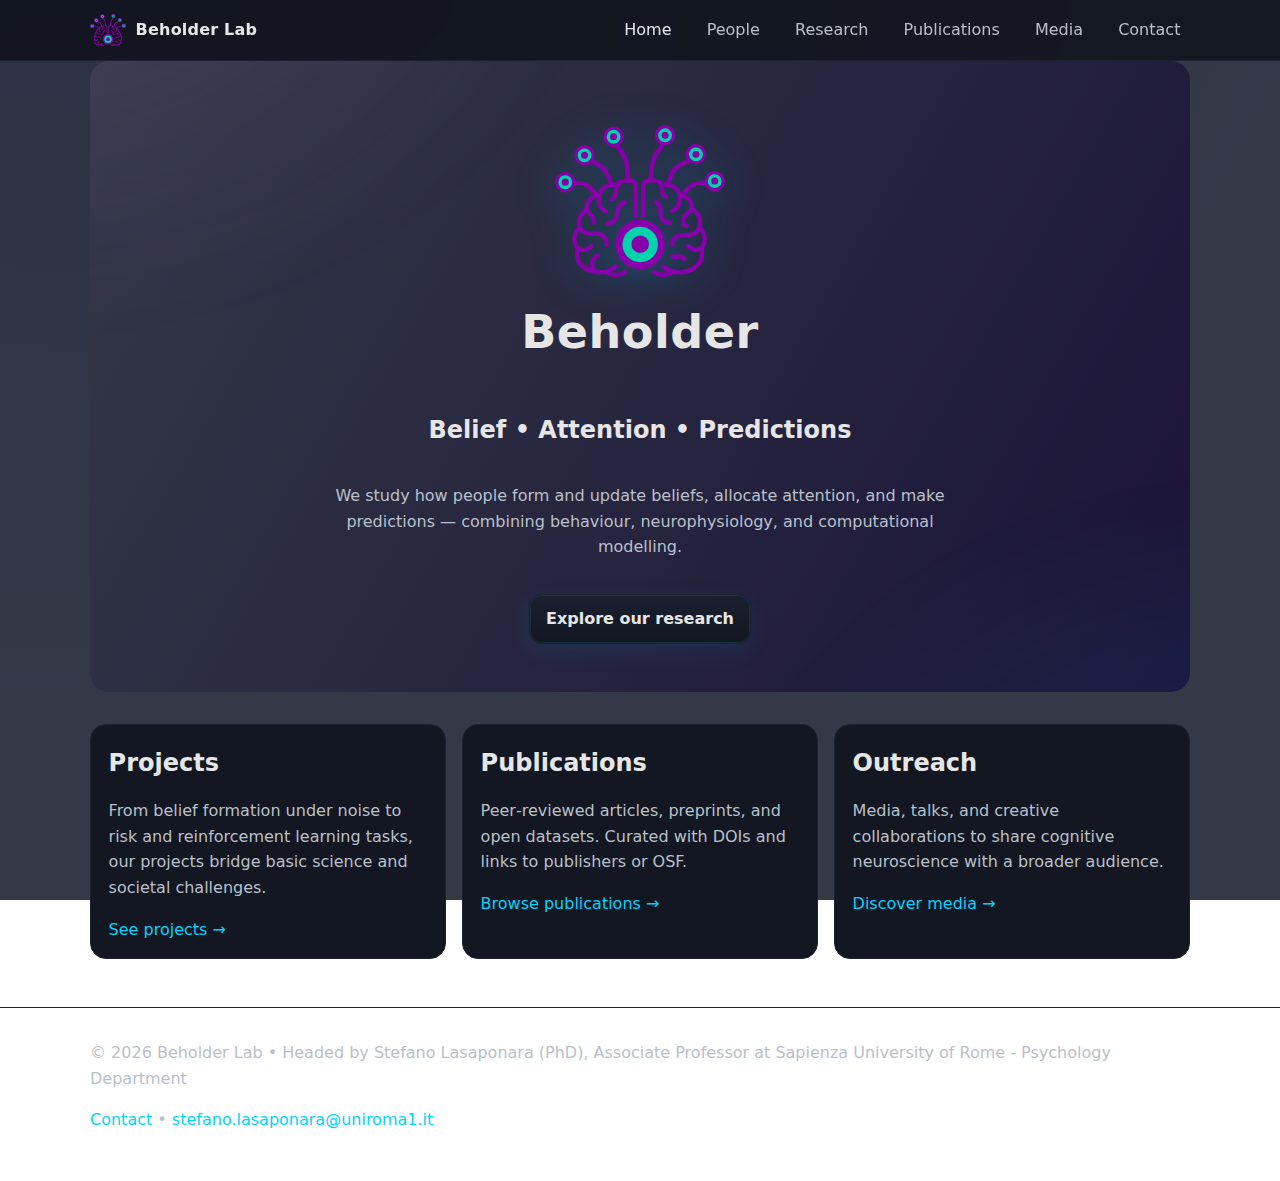
<file: index.html>
<!doctype html>
<html lang="en">
<head>
  <meta charset="utf-8">
  <meta name="viewport" content="width=device-width, initial-scale=1">
  <title>Home • Beholder Lab</title>
  <meta name="description" content="Beholder Lab — Cognitive neuroscience of belief, attention, and predictions.">
  <meta property="og:title" content="Home • Beholder Lab">
  <meta property="og:site_name" content="Beholder Lab">
  <meta property="og:type" content="website">
  <meta property="og:locale" content="en_US">
  <link rel="icon" href="/assets/favicon.ico">
  <link rel="stylesheet" href="/assets/styles.css">
  <script defer src="/assets/script.js"></script>
</head>
<body>
<header class="site-header">
  <div class="container header-inner">
    <a class="brand" href="/"><img src="/assets/beholderlogo.svg" alt="Beholder Lab logo" class="logo"> <span>Beholder Lab</span></a>
    <nav aria-label="Primary">
      <button class="nav-toggle" aria-expanded="false" aria-controls="nav">Menu</button>
      <ul id="nav" class="nav">
        <li><a href="/index.html">Home</a></li>
        <li><a href="/people.html">People</a></li>
        <li><a href="/research.html">Research</a></li>
        <li><a href="/publications.html">Publications</a></li>
        <li><a href="/media.html">Media</a></li>
        <li><a href="/contact.html">Contact</a></li>
      </ul>
    </nav>
  </div>
</header>
<main class="container">

<section class="hero">
  <canvas id="neural-bg" aria-hidden="true"></canvas>
  <div class="hero-inner">
    <img class="hero-logo" src="assets/beholderlogo.svg" alt="Beholder Lab logo">

    <!-- Titolo principale -->
    <h1 class="lab-title">Beholder</h1>

    <!-- Sottotitolo con le tre parole -->
    <h2 class="lab-subtitle">Belief • Attention • Predictions</h2>

    <!-- Testo descrittivo -->
    <p>We study how people form and update beliefs, allocate attention, and make predictions — combining behaviour, neurophysiology, and computational modelling.</p>

    <a class="btn" href="research.html">Explore our research</a>
  </div>
</section>


<section class="cards">
  <article class="card">
    <h2>Projects</h2>
    <p>From belief formation under noise to risk and reinforcement learning tasks, our projects bridge basic science and societal challenges.</p>
    <a href="/research.html" class="card-link">See projects →</a>
  </article>
  <article class="card">
    <h2>Publications</h2>
    <p>Peer‑reviewed articles, preprints, and open datasets. Curated with DOIs and links to publishers or OSF.</p>
    <a href="/publications.html" class="card-link">Browse publications →</a>
  </article>
  <article class="card">
    <h2>Outreach</h2>
    <p>Media, talks, and creative collaborations to share cognitive neuroscience with a broader audience.</p>
    <a href="/media.html" class="card-link">Discover media →</a>
  </article>
</section>

</main>
<footer class="site-footer">
  <div class="container footer-inner">
    <p>© <span id="year"></span> Beholder Lab • Headed by Stefano Lasaponara (PhD), Associate Professor at Sapienza University of Rome - Psychology Department </p>
    <p><a href="/contact.html">Contact</a> • <a href="mailto:stefano.lasaponara@uniroma1.it">stefano.lasaponara@uniroma1.it</a></p>
  </div>
</footer>
<script defer src="assets/script.js"></script>
</body>
</html>
</file>
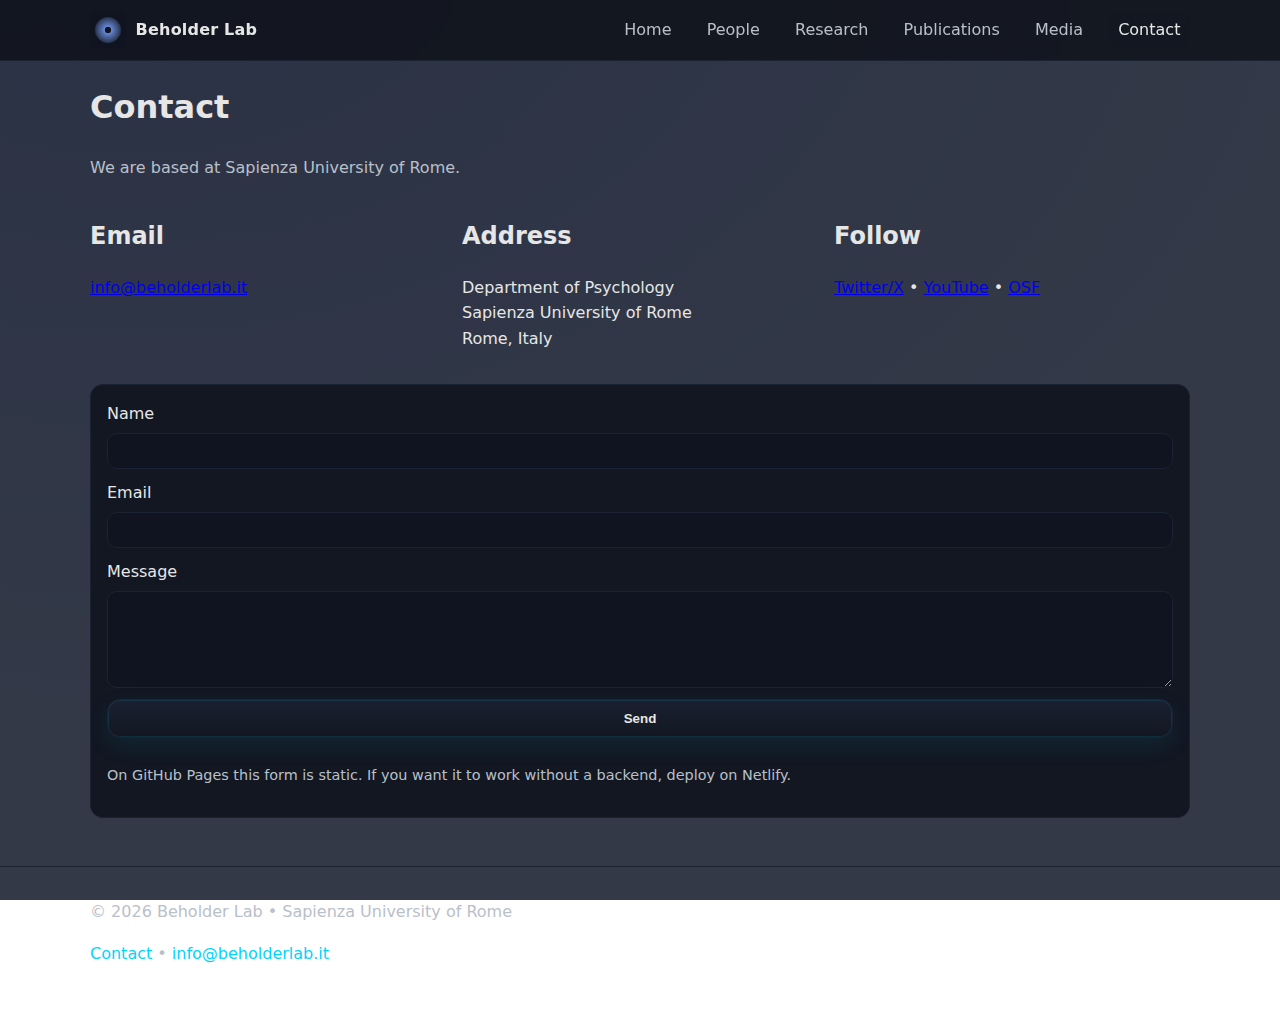
<file: contact.html>
<!doctype html>
<html lang="en">
<head>
  <meta charset="utf-8">
  <meta name="viewport" content="width=device-width, initial-scale=1">
  <title>Contact • Beholder Lab</title>
  <meta name="description" content="Beholder Lab — Cognitive neuroscience of belief, attention, and decision-making.">
  <meta property="og:title" content="Contact • Beholder Lab">
  <meta property="og:site_name" content="Beholder Lab">
  <meta property="og:type" content="website">
  <meta property="og:locale" content="en_US">
  <link rel="icon" href="/assets/favicon.ico">
  <link rel="stylesheet" href="/assets/styles.css">
  <script defer src="/assets/script.js"></script>
</head>
<body>
<header class="site-header">
  <div class="container header-inner">
    <a class="brand" href="/"><img src="/assets/logo-placeholder.svg" alt="Beholder Lab logo" class="logo"> <span>Beholder Lab</span></a>
    <nav aria-label="Primary">
      <button class="nav-toggle" aria-expanded="false" aria-controls="nav">Menu</button>
      <ul id="nav" class="nav">
        <li><a href="/index.html">Home</a></li>
        <li><a href="/people.html">People</a></li>
        <li><a href="/research.html">Research</a></li>
        <li><a href="/publications.html">Publications</a></li>
        <li><a href="/media.html">Media</a></li>
        <li><a href="/contact.html">Contact</a></li>
      </ul>
    </nav>
  </div>
</header>
<main class="container">

<h1>Contact</h1>
<p class="lede">We are based at Sapienza University of Rome.</p>

<div class="contact-grid">
  <section>
    <h2>Email</h2>
    <p><a href="mailto:info@beholderlab.it">info@beholderlab.it</a></p>
  </section>
  <section>
    <h2>Address</h2>
    <p>Department of Psychology<br>Sapienza University of Rome<br>Rome, Italy</p>
  </section>
  <section>
    <h2>Follow</h2>
    <p><a href="#" rel="noopener">Twitter/X</a> • <a href="#" rel="noopener">YouTube</a> • <a href="#" rel="noopener">OSF</a></p>
  </section>
</div>

<form name="contact" class="contact-form" data-netlify="true" netlify>
  <input type="hidden" name="form-name" value="contact">
  <label>Name<input name="name" required></label>
  <label>Email<input type="email" name="email" required></label>
  <label>Message<textarea name="message" rows="5" required></textarea></label>
  <button class="btn" type="submit">Send</button>
  <p class="form-note">On GitHub Pages this form is static. If you want it to work without a backend, deploy on Netlify.</p>
</form>

</main>
<footer class="site-footer">
  <div class="container footer-inner">
    <p>© <span id="year"></span> Beholder Lab • Sapienza University of Rome</p>
    <p><a href="/contact.html">Contact</a> • <a href="mailto:info@beholderlab.it">info@beholderlab.it</a></p>
  </div>
</footer>
</body>
</html>
</file>
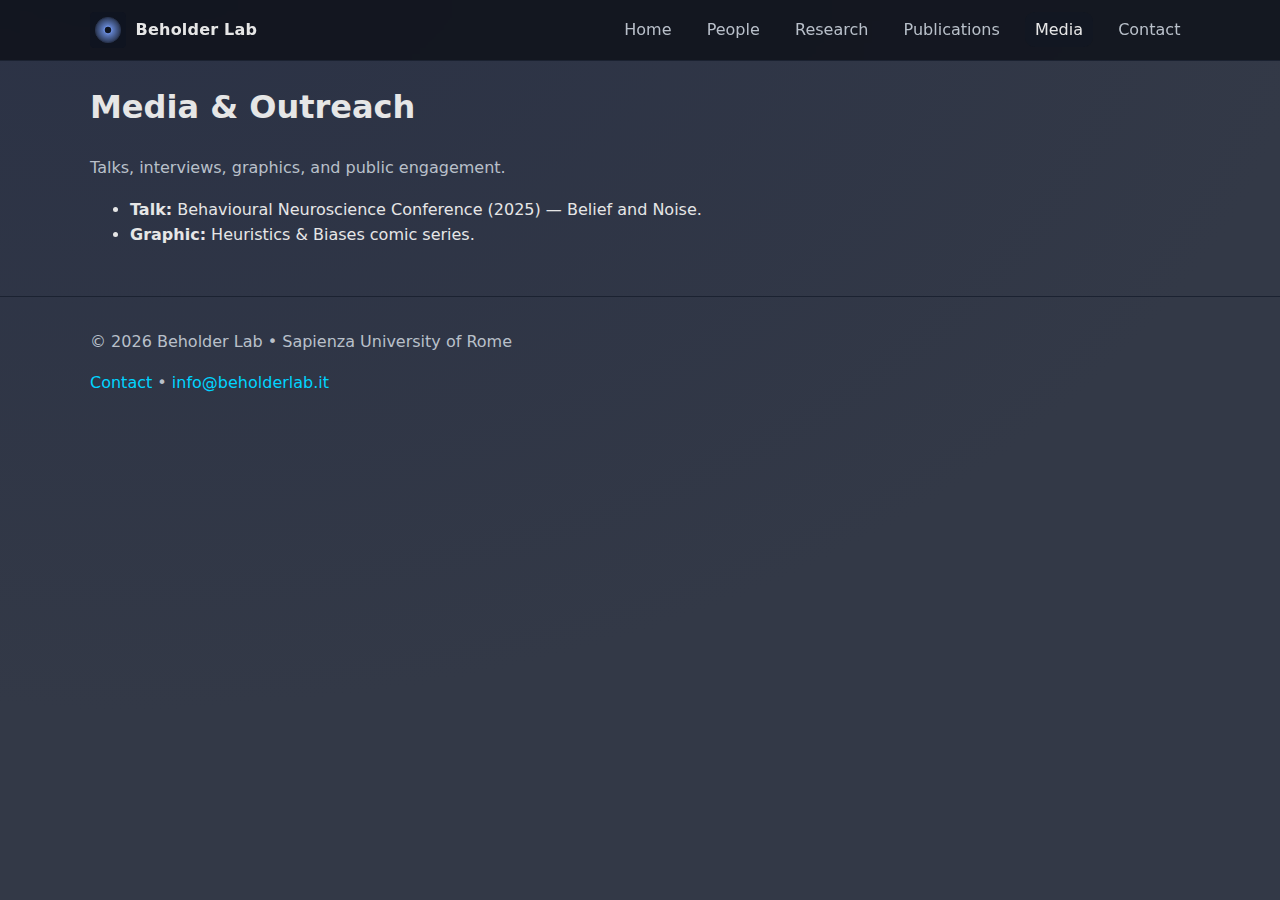
<file: media.html>
<!doctype html>
<html lang="en">
<head>
  <meta charset="utf-8">
  <meta name="viewport" content="width=device-width, initial-scale=1">
  <title>Media • Beholder Lab</title>
  <meta name="description" content="Beholder Lab — Cognitive neuroscience of belief, attention, and decision-making.">
  <meta property="og:title" content="Media • Beholder Lab">
  <meta property="og:site_name" content="Beholder Lab">
  <meta property="og:type" content="website">
  <meta property="og:locale" content="en_US">
  <link rel="icon" href="/assets/favicon.ico">
  <link rel="stylesheet" href="/assets/styles.css">
  <script defer src="/assets/script.js"></script>
</head>
<body>
<header class="site-header">
  <div class="container header-inner">
    <a class="brand" href="/"><img src="/assets/logo-placeholder.svg" alt="Beholder Lab logo" class="logo"> <span>Beholder Lab</span></a>
    <nav aria-label="Primary">
      <button class="nav-toggle" aria-expanded="false" aria-controls="nav">Menu</button>
      <ul id="nav" class="nav">
        <li><a href="/index.html">Home</a></li>
        <li><a href="/people.html">People</a></li>
        <li><a href="/research.html">Research</a></li>
        <li><a href="/publications.html">Publications</a></li>
        <li><a href="/media.html">Media</a></li>
        <li><a href="/contact.html">Contact</a></li>
      </ul>
    </nav>
  </div>
</header>
<main class="container">

<h1>Media & Outreach</h1>
<p class="lede">Talks, interviews, graphics, and public engagement.</p>

<ul class="media-list">
  <li><strong>Talk:</strong> Behavioural Neuroscience Conference (2025) — Belief and Noise.</li>
  <li><strong>Graphic:</strong> Heuristics & Biases comic series.</li>
</ul>

</main>
<footer class="site-footer">
  <div class="container footer-inner">
    <p>© <span id="year"></span> Beholder Lab • Sapienza University of Rome</p>
    <p><a href="/contact.html">Contact</a> • <a href="mailto:info@beholderlab.it">info@beholderlab.it</a></p>
  </div>
</footer>
</body>
</html>
</file>
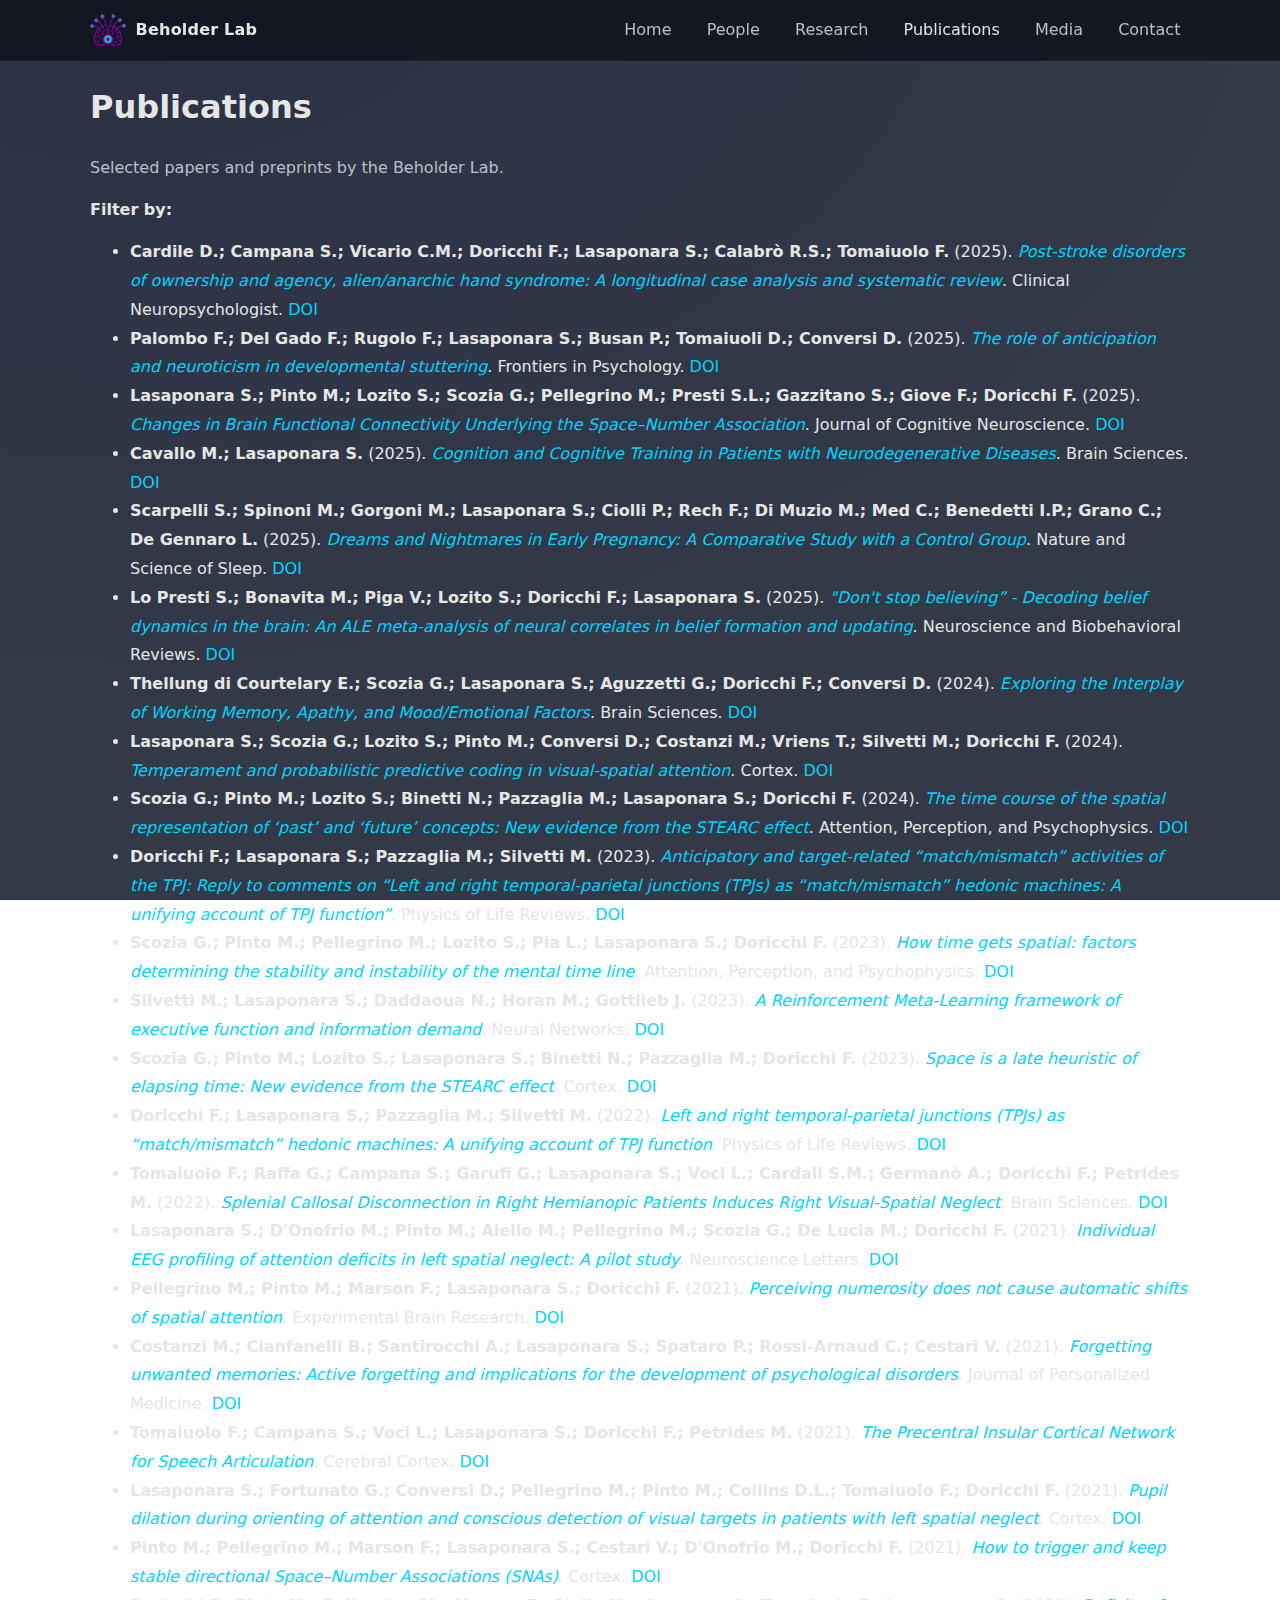
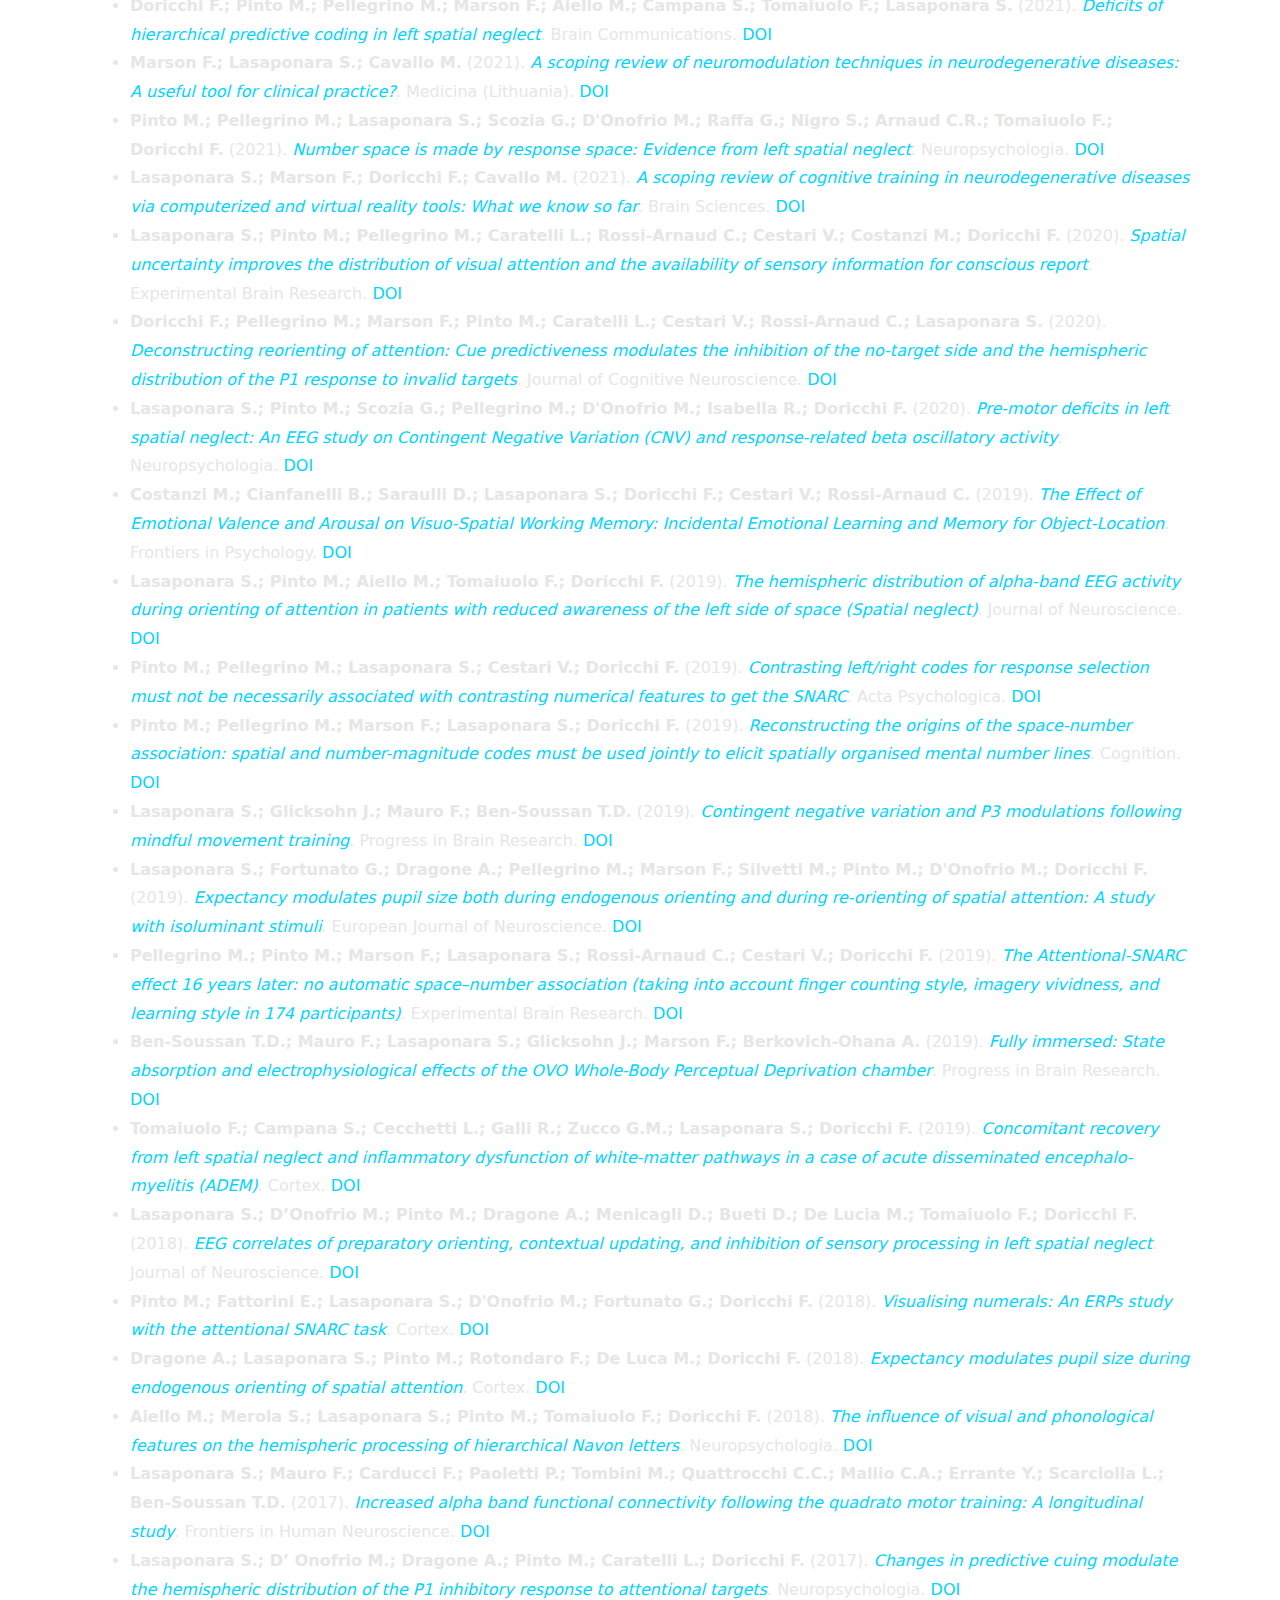
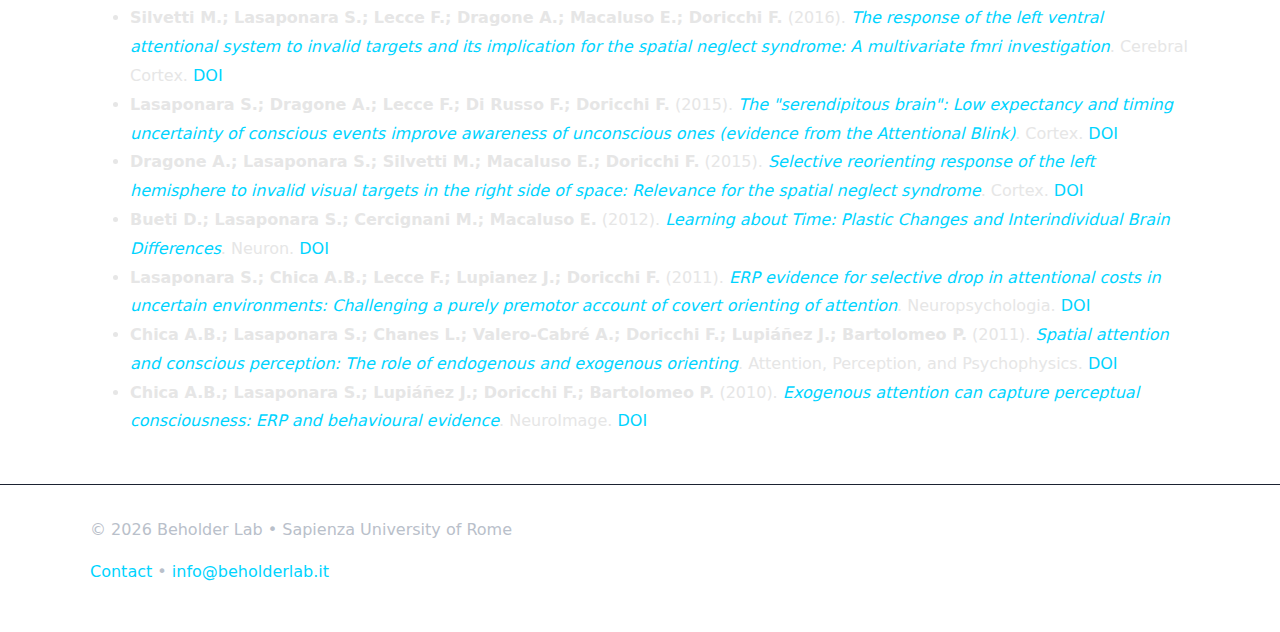
<file: publications.html>
<!doctype html>
<html lang="en">
<head>
  <meta charset="utf-8">
  <meta name="viewport" content="width=device-width, initial-scale=1">
  <title>Publications • Beholder Lab</title>
  <meta name="description" content="Beholder Lab — Cognitive neuroscience of belief, attention, and decision-making.">
  <meta property="og:title" content="Publications • Beholder Lab">
  <meta property="og:site_name" content="Beholder Lab">
  <meta property="og:type" content="website">
  <meta property="og:locale" content="en_US">
  <link rel="icon" href="/assets/favicon.ico">
  <link rel="stylesheet" href="/assets/styles.css">
</head>

<body>
<header class="site-header">
  <div class="container header-inner">
    <a class="brand" href="/">
      <img src="/assets/beholderlogo.svg" alt="Beholder Lab logo" class="logo">
      <span>Beholder Lab</span>
    </a>
    <nav aria-label="Primary">
      <button class="nav-toggle" aria-expanded="false" aria-controls="nav">Menu</button>
      <ul id="nav" class="nav">
        <li><a href="/index.html">Home</a></li>
        <li><a href="/people.html">People</a></li>
        <li><a href="/research.html">Research</a></li>
        <li><a href="/publications.html" aria-current="page">Publications</a></li>
        <li><a href="/media.html">Media</a></li>
        <li><a href="/contact.html">Contact</a></li>
      </ul>
    </nav>
  </div>
</header>

<main class="container">
  <h1>Publications</h1>
  <p class="lede">Selected papers and preprints by the Beholder Lab.</p>

  <!-- Filtro -->
  <div class="pub-filters" aria-label="Filter publications by tag">
    <div class="filter-row">
      <strong>Filter by:</strong>
      <div id="tag-filter" class="tag-filter" role="group" aria-label="Tags"></div>
      <button type="button" id="clear-filters" class="btn-clear" hidden>Clear</button>
    </div>
  </div>

  <!-- Qui verrà montata la lista -->
  <div id="pub-root" data-json="./assets/publications.json">
    <p style="opacity:.8">Loading publications…</p>
  </div>
</main>

<footer class="site-footer">
  <div class="container footer-inner">
    <p>© <span id="year"></span> Beholder Lab • Sapienza University of Rome</p>
    <p><a href="/contact.html">Contact</a> • <a href="mailto:stefano.lasaponara@uniroma1.it">info@beholderlab.it</a></p>
  </div>
</footer>

<!-- Renderer + Filtri (standalone) -->
<script>
(function () {
  // ---------- Helpers ----------
  const pretty = (t) => t.replace(/^tech:/,'')
                         .replace(/^topic:/,'')
                         .replace(/-/g,' ')
                         .replace(/\b\w/g, c => c.toUpperCase());

  // ---------- Render publications from JSON ----------
  const root = document.getElementById('pub-root');
  if (!root) return;
  const jsonUrl = root.dataset.json || './assets/publications.json';

  fetch(jsonUrl)
    .then(r => {
      if (!r.ok) throw new Error('HTTP ' + r.status + ' for ' + jsonUrl);
      return r.json();
    })
    .then(pub => {
      if (!Array.isArray(pub) || pub.length === 0) {
        root.innerHTML = '<p style="opacity:.8">No publications found.</p>';
        return;
      }

      const ul = document.createElement('ul');
      ul.className = 'publist';

      pub.sort((a,b) => (b.year||0) - (a.year||0)).forEach(p => {
        const li = document.createElement('li');
        li.className = 'pub';
        li.setAttribute('data-year', p.year || '');
        li.setAttribute('data-tags', (p.tags||[]).join(','));
        li._tags = p.tags || [];

        const titleHTML = p.link
          ? `<a class="title" itemprop="headline" href="${p.link}" target="_blank" rel="noopener">${p.title || ''}</a>.`
          : `<span class="title" itemprop="headline">${p.title || ''}</span>.`;

        const doiHTML = p.doi
          ? `<a href="https://doi.org/${p.doi.replace(/^https?:\/\/doi\.org\//,'')}"
               class="doi" itemprop="identifier" target="_blank" rel="noopener"
               title="https://doi.org/${p.doi.replace(/^https?:\/\/doi\.org\//,'')}">DOI</a>`
          : '';

        const pdfHTML = p.pdf ? ` • <a href="${p.pdf}" class="pdf" itemprop="url">PDF</a>` : '';

        li.innerHTML = `
          <article itemscope itemtype="https://schema.org/ScholarlyArticle">
            <span class="authors" itemprop="author">${p.authors || ''}</span> (${p.year || ''}).
            ${titleHTML}
            <span class="venue" itemprop="isPartOf">${p.venue || ''}</span>.
            ${doiHTML}${pdfHTML}
            <ul class="tags"></ul>
          </article>
        `;

        const tagUl = li.querySelector('.tags');
        (p.tags || []).forEach(t => {
          if (t.startsWith('project:')) {
            const slug = t.split(':')[1];
            tagUl.insertAdjacentHTML('beforeend',
              `<li><a class="tag is-project" href="/research.html#${slug}" data-tag="${t}">${slug.replace(/-/g,' ')}</a></li>`);
          } else {
            tagUl.insertAdjacentHTML('beforeend',
              `<li><button type="button" class="tag" data-tag="${t}">${pretty(t)}</button></li>`);
          }
        });

        ul.appendChild(li);
      });

      root.replaceWith(ul);

      // dopo il render, attiva i filtri
      initTagFilters();
    })
    .catch(err => {
      console.error('Error loading publications:', err);
      root.innerHTML = `
        <p style="opacity:.8">
          Unable to load publications.<br>
          <small>Check that <code>${jsonUrl}</code> exists and is publicly reachable.</small>
        </p>`;
    });

  // ---------- Tag Filter UI ----------
  function initTagFilters() {
    const pubList = document.querySelector('.publist');
    const items = Array.from(pubList.querySelectorAll('.pub'));
    const filterHost = document.getElementById('tag-filter');
    const clearBtn = document.getElementById('clear-filters');

    // Raccogli tag (escludi project:)
    const tagSet = new Set();
    items.forEach(li => {
      const raw = (li.getAttribute('data-tags') || '').split(',').map(s => s.trim()).filter(Boolean);
      raw.forEach(t => { if (!t.startsWith('project:')) tagSet.add(t); });
      li._tags = raw;
    });

    // Crea bottoni
    const frag = document.createDocumentFragment();
    Array.from(tagSet).sort().forEach(tag => {
      const btn = document.createElement('button');
      btn.type = 'button';
      btn.className = 'tag pill';
      btn.dataset.tag = tag;
      btn.setAttribute('aria-pressed', 'false');
      btn.textContent = pretty(tag);
      frag.appendChild(btn);
    });
    filterHost.innerHTML = '';
    filterHost.appendChild(frag);

    // Stato attivo
    const active = new Set();
    filterHost.addEventListener('click', (e) => {
      const btn = e.target.closest('button.tag.pill');
      if (!btn) return;
      const tag = btn.dataset.tag;
      if (active.has(tag)) {
        active.delete(tag);
        btn.setAttribute('aria-pressed', 'false');
        btn.classList.remove('is-active');
      } else {
        active.add(tag);
        btn.setAttribute('aria-pressed', 'true');
        btn.classList.add('is-active');
      }
      applyFilter();
    });

    clearBtn.addEventListener('click', () => {
      active.clear();
      filterHost.querySelectorAll('button.tag.pill').forEach(b => {
        b.setAttribute('aria-pressed', 'false');
        b.classList.remove('is-active');
      });
      applyFilter();
    });

    function applyFilter() {
      const on = active.size > 0;
      clearBtn.hidden = !on;
      items.forEach(li => {
        if (!on) { li.hidden = false; return; }
        const ok = Array.from(active).every(t => (li._tags||[]).includes(t));
        li.hidden = !ok;
      });
      // Aggiorna querystring
      const params = new URLSearchParams(window.location.search);
      if (on) params.set('tags', Array.from(active).join(','));
      else params.delete('tags');
      history.replaceState(null, '', window.location.pathname + (params.toString() ? `?${params}` : ''));
    }

    // Inizializza da URL
    const qs = new URLSearchParams(window.location.search).get('tags');
    if (qs) {
      qs.split(',').forEach(tag => {
        const btn = filterHost.querySelector(`button[data-tag="${CSS.escape(tag)}"]`);
        if (btn) {
          active.add(tag);
          btn.setAttribute('aria-pressed', 'true');
          btn.classList.add('is-active');
        }
      });
      applyFilter();
    }
  }
})();
</script>

<!-- (opzionale) il tuo script globale, se ti serve altrove -->
<script defer src="/assets/script.js"></script>
</body>
</html>
</file>
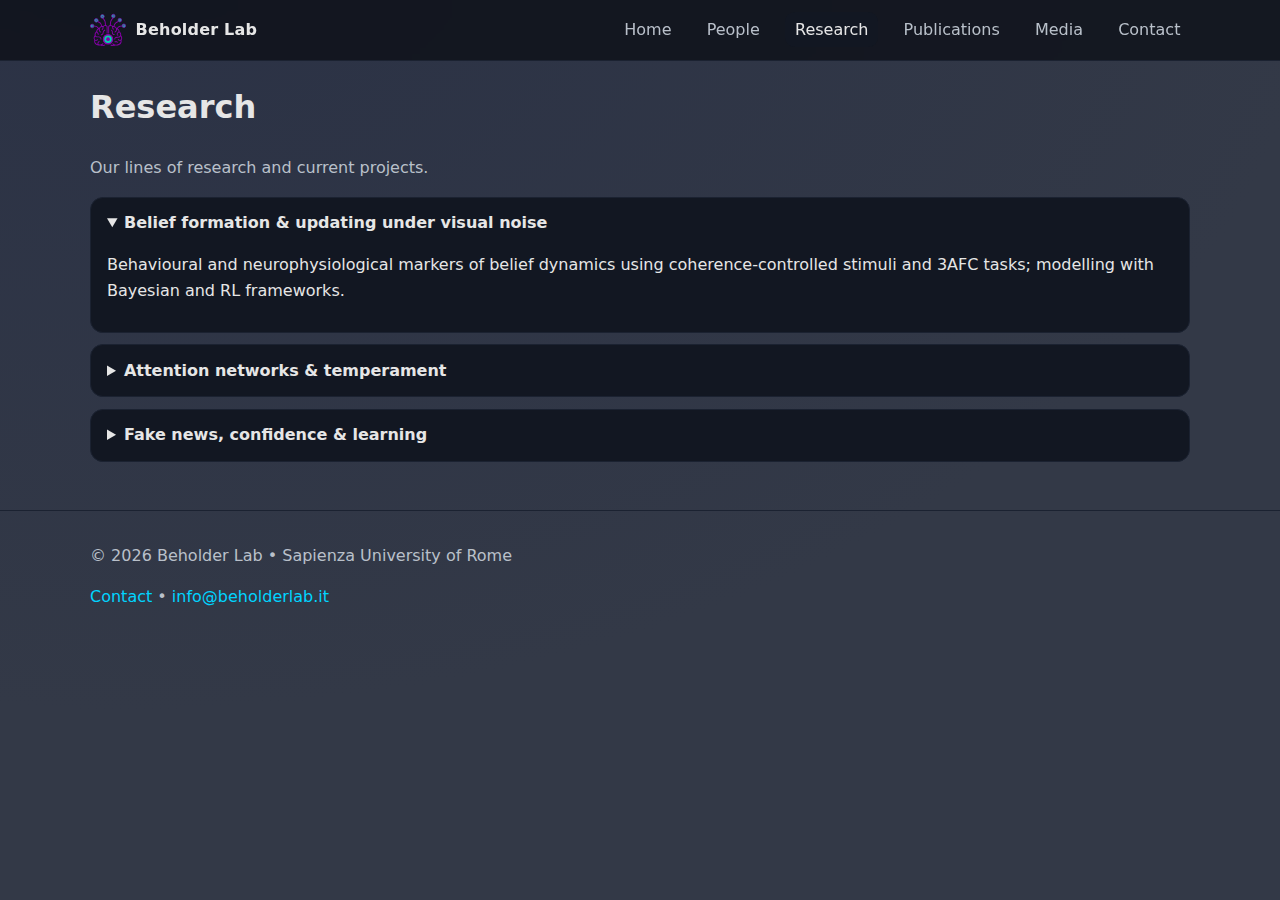
<file: research.html>
<!doctype html>
<html lang="en">
<head>
  <meta charset="utf-8">
  <meta name="viewport" content="width=device-width, initial-scale=1">
  <title>Research • Beholder Lab</title>
  <meta name="description" content="Beholder Lab — Cognitive neuroscience of belief, attention, and decision-making.">
  <meta property="og:title" content="Research • Beholder Lab">
  <meta property="og:site_name" content="Beholder Lab">
  <meta property="og:type" content="website">
  <meta property="og:locale" content="en_US">
  <link rel="icon" href="/assets/favicon.ico">
  <link rel="stylesheet" href="/assets/styles.css">
  <script defer src="/assets/script.js"></script>
</head>
<body>
<header class="site-header">
  <div class="container header-inner">
    <a class="brand" href="/"><img src="/assets/beholderlogo.svg" alt="Beholder Lab logo" class="logo"> <span>Beholder Lab</span></a>
    <nav aria-label="Primary">
      <button class="nav-toggle" aria-expanded="false" aria-controls="nav">Menu</button>
      <ul id="nav" class="nav">
        <li><a href="/index.html">Home</a></li>
        <li><a href="/people.html">People</a></li>
        <li><a href="/research.html">Research</a></li>
        <li><a href="/publications.html">Publications</a></li>
        <li><a href="/media.html">Media</a></li>
        <li><a href="/contact.html">Contact</a></li>
      </ul>
    </nav>
  </div>
</header>
<main class="container">

<h1>Research</h1>
<p class="lede">Our lines of research and current projects.</p>

<section class="accordions">
  <details open>
    <summary><strong>Belief formation & updating under visual noise</strong></summary>
    <p>Behavioural and neurophysiological markers of belief dynamics using coherence‑controlled stimuli and 3AFC tasks; modelling with Bayesian and RL frameworks.</p>
  </details>
  <details>
    <summary><strong>Attention networks & temperament</strong></summary>
    <p>Integrating ANT performance with pupillometry and temperament (FET model) to map alerting, orienting, and executive control.</p>
  </details>
  <details>
    <summary><strong>Fake news, confidence & learning</strong></summary>
    <p>Three‑phase paradigm linking veracity judgments, probabilistic learning, belief revision, and pupil dilation.</p>
  </details>
</section>

</main>
<footer class="site-footer">
  <div class="container footer-inner">
    <p>© <span id="year"></span> Beholder Lab • Sapienza University of Rome</p>
    <p><a href="/contact.html">Contact</a> • <a href="mailto:info@beholderlab.it">info@beholderlab.it</a></p>
  </div>
</footer>
</body>
</html>
</file>
<file: assets/styles.css>
:root{
  /* Palette aggiornata (coerente col logo turchese-viola) */
  --bg:#333947;          /* blu-notte */
  --bg2:#1b1338;         /* viola scuro */
  --fg:#e6e6e6;
  --muted:#b9c0ca;
  --accent:#00d4ff;      /* turchese */
  --accent2:#b56dff;     /* viola */
  --card:#121722;
  --card-border:#1b2231;
}

*{ box-sizing:border-box; }
html,body{ height:100%; }
body{
  margin:0;
  font-family: ui-sans-serif, system-ui, -apple-system, Segoe UI, Roboto, Helvetica, Arial, "Apple Color Emoji","Segoe UI Emoji";
  line-height:1.6;
  color:var(--fg);
  background: radial-gradient(1200px 800px at 10% -10%, #2a3145, var(--bg)) fixed;
}

.container{ width:min(1100px,92%); margin:0 auto; }

/* Header */
.site-header{
  position:sticky; top:0; z-index:10;
  background:rgba(11,14,20,.75); backdrop-filter:blur(8px);
  border-bottom:1px solid var(--card-border);
}
.header-inner{ display:flex; align-items:center; justify-content:space-between; padding:.75rem 0; }
.brand{ display:flex; align-items:center; gap:.6rem; text-decoration:none; color:var(--fg); font-weight:650; letter-spacing:.2px; }
.logo{ width:36px; height:36px; }

.nav{ display:flex; gap:1rem; list-style:none; margin:0; padding:0; }
.nav a{ color:var(--muted); text-decoration:none; padding:.5rem .6rem; border-radius:.6rem; }
.nav a:hover, .nav a.active{ color:var(--fg); background:#121722; }

.nav-toggle{ display:none; }
@media (max-width:760px){
  .nav{ display:none; flex-direction:column; background:var(--card); padding:.5rem; border:1px solid var(--card-border); position:absolute; right:4%; top:52px; border-radius:.8rem; }
  .nav.show{ display:flex; }
  .nav-toggle{ display:inline-flex; align-items:center; gap:.4rem; padding:.5rem .7rem; border:1px solid var(--card-border); border-radius:.6rem; background:#0f1420; color:var(--fg); }
}

/* ---------- HERO ANIMATA ---------- */
.hero{
  position:relative;
  display:grid; place-items:center;
  min-height:58vh; text-align:center;
  padding:4rem 0 3rem;
  overflow:hidden;
  border-radius:1.2rem;
  background: linear-gradient(120deg, var(--bg), var(--bg2));
}
/* bagliori morbidi */
.hero::before{
  content:"";
  position:absolute; inset:-20%;
  background:
    radial-gradient(1000px 800px at 10% -10%, rgba(181,109,255,.15), transparent 60%),
    radial-gradient(900px 700px  at 90% 110%, rgba(0,212,255,.12), transparent 60%);
  filter: blur(30px);
  animation: floatGlow 18s ease-in-out infinite;
}
@keyframes floatGlow{
  0%,100%{ transform:translate3d(0,0,0) scale(1); }
  50%    { transform:translate3d(-2%,1%,0) scale(1.03); }
}

/* canvas delle particelle neurali */
#neural-bg{
  position:absolute; inset:0; width:100%; height:100%;
  z-index:0; opacity:.45;
}

/* contenuto hero */
.hero-inner{
  position:relative; z-index:1;
  display:grid; gap:.9rem; justify-items:center;
  animation: fadeUp .8s ease-out both;
}
@keyframes fadeUp{ from{opacity:0; transform:translateY(10px)} to{opacity:1; transform:translateY(0)} }

.hero-logo{
  width: clamp(110px, 16vw, 170px);
  filter: drop-shadow(0 6px 20px rgba(0,212,255,.25));
  animation: logoFloat 6s ease-in-out infinite;
}
@keyframes logoFloat{ 0%,100%{transform:translateY(0)} 50%{transform:translateY(-6px)} }

.hero h1{ font-size:clamp(2rem,3.6vw,3rem); margin:.3rem 0 .4rem; letter-spacing:.5px; }
.hero p{ color:var(--muted); max-width:62ch; margin:0 auto 1.2rem; }

/* Button */
.btn{
  display:inline-block; padding:.7rem 1rem; border-radius:.8rem; border:1px solid var(--card-border);
  background:linear-gradient(180deg,#1a2030,#121722); color:var(--fg); text-decoration:none; font-weight:600;
  box-shadow:0 8px 24px rgba(0,212,255,.08), inset 0 0 0 1px rgba(0,212,255,.12);
}
.btn:hover{ transform:translateY(-1px); box-shadow:0 10px 28px rgba(0,212,255,.12), inset 0 0 0 1px rgba(181,109,255,.25); }

/* Cards & sections */
.cards{ display:grid; gap:1rem; grid-template-columns:repeat(auto-fit, minmax(260px,1fr)); margin:2rem 0 3rem; }
.card{ background:var(--card); border:1px solid var(--card-border); border-radius:1rem; padding:1rem 1.1rem; }
.card h2{ margin-top:.2rem; margin-bottom:.2rem; }
.card p{ color:var(--muted); }
.card-link{ text-decoration:none; color:var(--accent); }

.lede{ color:var(--muted); max-width:68ch; }

.people-grid{ display:grid; grid-template-columns:repeat(auto-fit, minmax(240px,1fr)); gap:1rem; margin:1rem 0 2rem; }
.person{ background:var(--card); border:1px solid var(--card-border); border-radius:1rem; padding:1rem; }
.person img{ width:100%; border-radius:.8rem; border:1px solid var(--card-border); }
.role{ color:var(--muted); margin-top:0; }

.accordions details{ background:var(--card); border:1px solid var(--card-border); border-radius:.8rem; padding:.8rem 1rem; margin:.7rem 0; }
.accordions summary{ cursor:pointer; }

.publist{ line-height:1.8; }
.publist .authors{ font-weight:600; }
.publist .title{ font-style:italic; }
.publist a{ color:var(--accent); text-decoration:none; }

/* Contact */
.contact-grid{ display:grid; grid-template-columns:repeat(auto-fit, minmax(220px,1fr)); gap:1rem; margin-bottom:1rem; }
.contact-form{ background:var(--card); border:1px solid var(--card-border); padding:1rem; border-radius:.8rem; display:grid; gap:.7rem; }
.contact-form label{ display:grid; gap:.4rem; }
.contact-form input, .contact-form textarea{
  width:100%; padding:.6rem .7rem; border-radius:.6rem; border:1px solid var(--card-border); background:#0f1420; color:var(--fg);
}
.form-note{ color:var(--muted); font-size:.9rem; }


/* Footer */
.site-footer{ border-top:1px solid var(--card-border); margin-top:3rem; }
.footer-inner{ padding:1rem 0 2rem; color:var(--muted); }


/* Footer links */
.site-footer a {
  color: var(--accent);
  text-decoration: none;
  font-weight: 500;
}

/* ——— People layout ——— */
.people-grid{
  max-width: 980px;           /* evita la card “a tutta pagina” */
  margin-inline: auto;
}

/* Card: due colonne = sinistra (foto+link), destra (testo) */
.people-grid .person{
  display: grid;
  grid-template-columns: clamp(120px, 20vw, 220px) 1fr;
  column-gap: 2rem;
  row-gap: 0;
  align-items: start;
}

/* Colonna sinistra: foto + link sotto */
.person-left{
  display: flex;
  flex-direction: column;
  align-items: flex-start;
  gap: 0.5rem;
}

/* Avatar quadrato, niente deformazioni */
.person-left img{
  width: clamp(120px, 20vw, 220px);
  aspect-ratio: 1 / 1;
  object-fit: cover;
  border-radius: 12px;
  display: block;
}

/* Link sotto la foto */
.person-left .person-links{
  margin: 0;
  font-size: 0.95rem;
}

/* Colonna destra: nome, ruolo, bio uno sotto l’altro */
.person-right h2{
  margin: 0 0 0.2rem 0;
}

.person-right .role{
  margin: 0;
  font-size: 0.95rem;
  line-height: 1.4;
  opacity: 0.9;
}

.person-right .bio{
  margin: 0.5rem 0 0 0;
  line-height: 1.55;
  max-width: 75ch;
}

/* Mobile: impila ma mantiene i blocchi coerenti */
@media (max-width: 720px){
  .people-grid .person{
    grid-template-columns: 1fr;
    row-gap: 1rem;
  }

  .person-left{
    align-items: center;
    text-align: center;
  }

  .person-right{
    text-align: left;
  }
}

/* ——— Colore link (stesso celeste della mail) ——— */
:root{ --accent-link: #6EC3FF; } /* regola qui se il tuo “celeste mail” è diverso */

.people-grid .person a,
.people-grid .person a:visited{
  color: var(--accent-link);
  text-decoration: none;
}

.people-grid .person a:hover{
  text-decoration: underline;
  filter: brightness(1.1);
}

.site-footer a:hover {
  text-decoration: underline;
}
</file>
